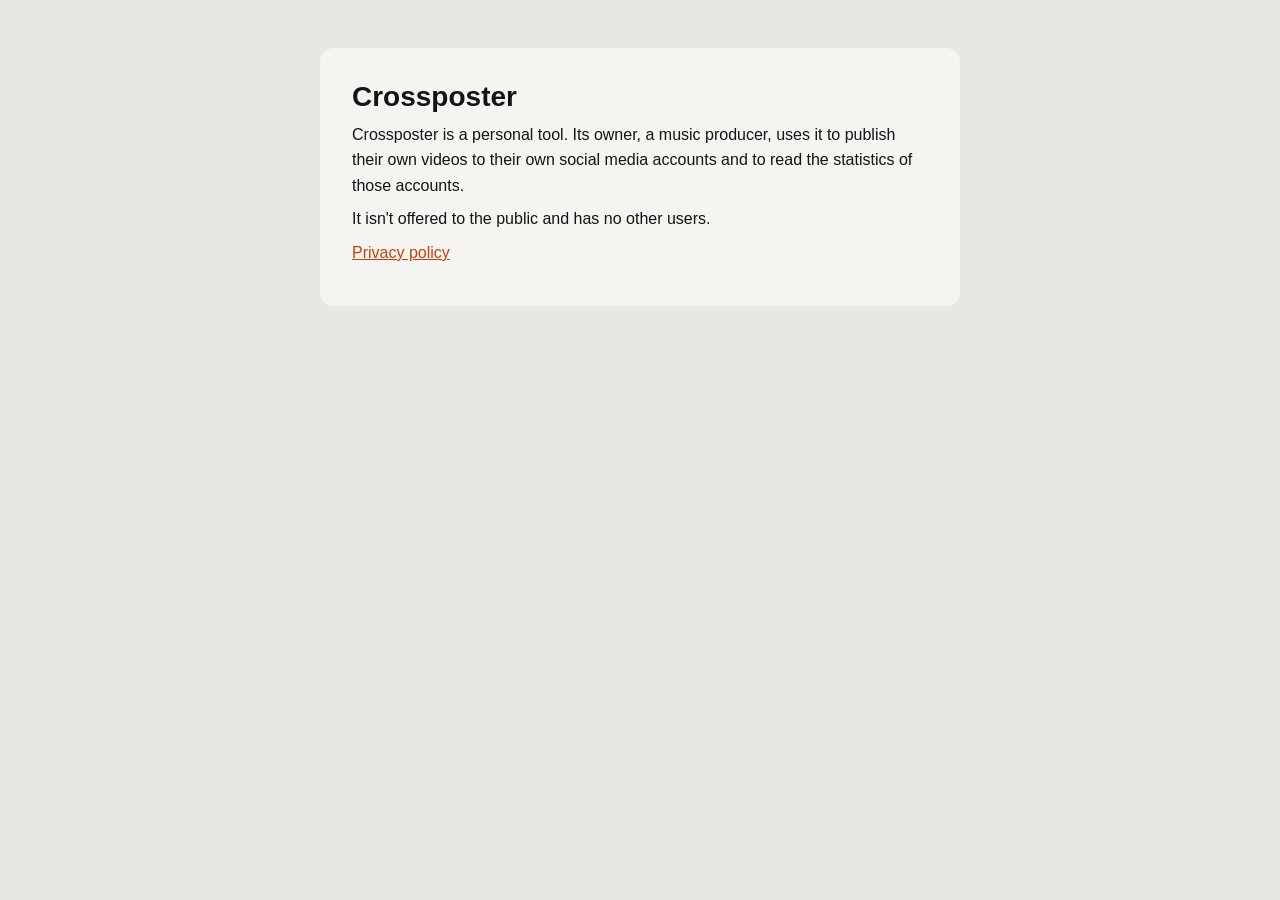
<file: index.html>
<!doctype html>
<html lang="en">
<head>
  <meta charset="utf-8">
  <meta name="viewport" content="width=device-width, initial-scale=1">
  <title>Crossposter</title>
  <meta name="description" content="Crossposter is a personal tool that publishes its owner's videos to their own social media accounts.">
  <link rel="stylesheet" href="style.css">
</head>
<body>
  <main>
    <h1>Crossposter</h1>
    <p>Crossposter is a personal tool. Its owner, a music producer, uses it to publish their own videos to their own social media accounts and to read the statistics of those accounts.</p>
    <p>It isn't offered to the public and has no other users.</p>
    <p><a href="privacy.html">Privacy policy</a></p>
  </main>
</body>
</html>
</file>
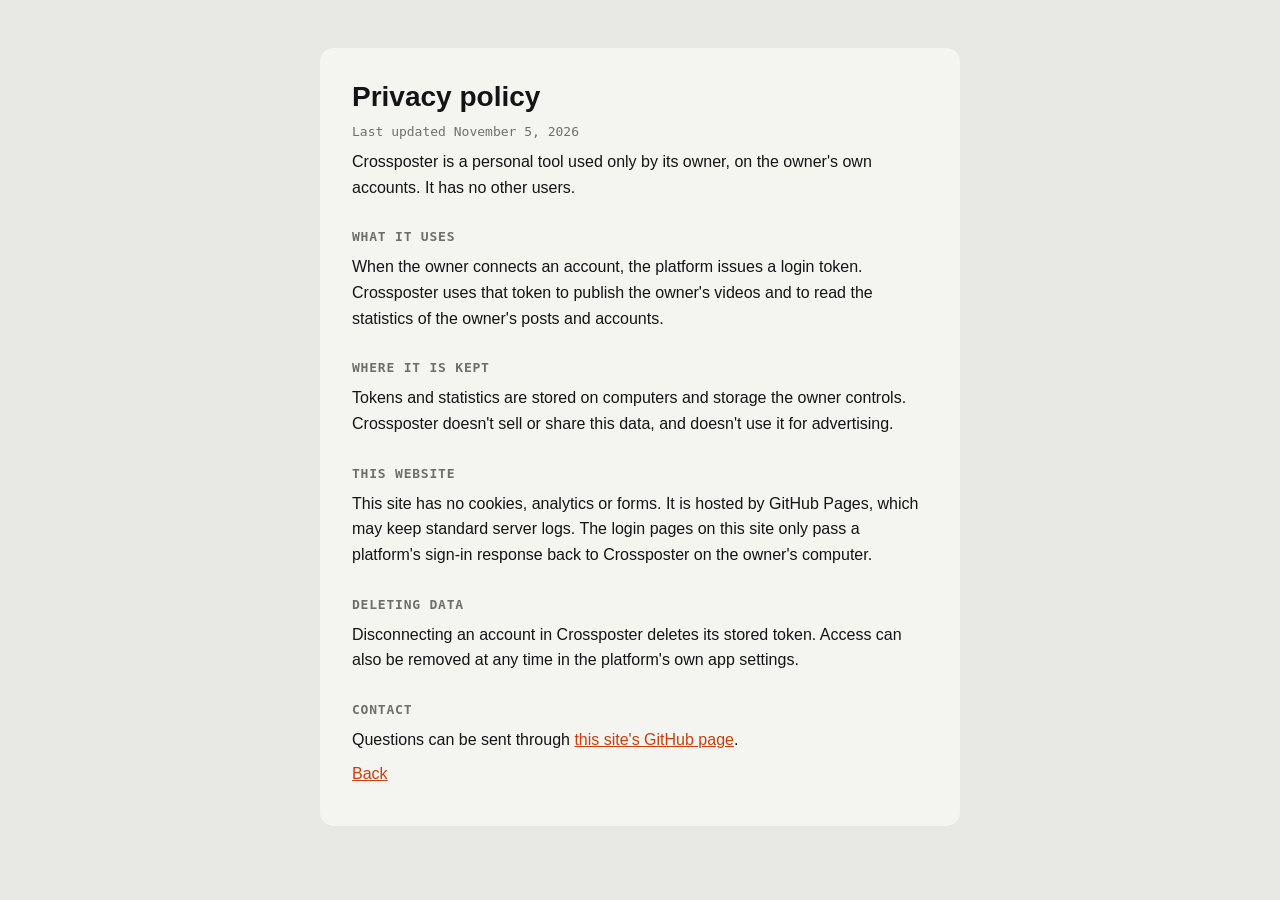
<file: privacy.html>
<!doctype html>
<html lang="en">
<head>
  <meta charset="utf-8">
  <meta name="viewport" content="width=device-width, initial-scale=1">
  <title>Crossposter Privacy</title>
  <link rel="stylesheet" href="style.css">
</head>
<body>
  <main>
    <h1>Privacy policy</h1>
    <p class="meta">Last updated November 5, 2026</p>
    <p>Crossposter is a personal tool used only by its owner, on the owner's own accounts. It has no other users.</p>
    <h2>What it uses</h2>
    <p>When the owner connects an account, the platform issues a login token. Crossposter uses that token to publish the owner's videos and to read the statistics of the owner's posts and accounts.</p>
    <h2>Where it is kept</h2>
    <p>Tokens and statistics are stored on computers and storage the owner controls. Crossposter doesn't sell or share this data, and doesn't use it for advertising.</p>
    <h2>This website</h2>
    <p>This site has no cookies, analytics or forms. It is hosted by GitHub Pages, which may keep standard server logs. The login pages on this site only pass a platform's sign-in response back to Crossposter on the owner's computer.</p>
    <h2>Deleting data</h2>
    <p>Disconnecting an account in Crossposter deletes its stored token. Access can also be removed at any time in the platform's own app settings.</p>
    <h2>Contact</h2>
    <p>Questions can be sent through <a href="https://github.com/spencelamarre/crossposter-site/issues">this site's GitHub page</a>.</p>
    <p><a href="./">Back</a></p>
  </main>
</body>
</html>
</file>
<file: style.css>
:root {
  --bg: #e7e7e3; --raised: #f4f4f1; --text: #141414; --soft: #6f6f6a; --accent: #c93f0c;
  --mono: Menlo, Consolas, monospace;
  --sans: "Helvetica Neue", Helvetica, Arial, sans-serif;
}
* { box-sizing: border-box; }
body { margin: 0; padding: 48px 16px; background: var(--bg); color: var(--text); font: 16px/1.6 var(--sans); }
main { max-width: 640px; margin: 0 auto; padding: 32px; background: var(--raised); border-radius: 14px; }
h1 { margin: 0 0 8px; font-size: 28px; line-height: 1.2; }
h2 { margin: 28px 0 4px; font: 600 13px/1.4 var(--mono); text-transform: uppercase; letter-spacing: .06em; color: var(--soft); }
p { margin: 8px 0; }
a { color: var(--accent); }
.meta { color: var(--soft); font: 13px/1.5 var(--mono); }
</file>
